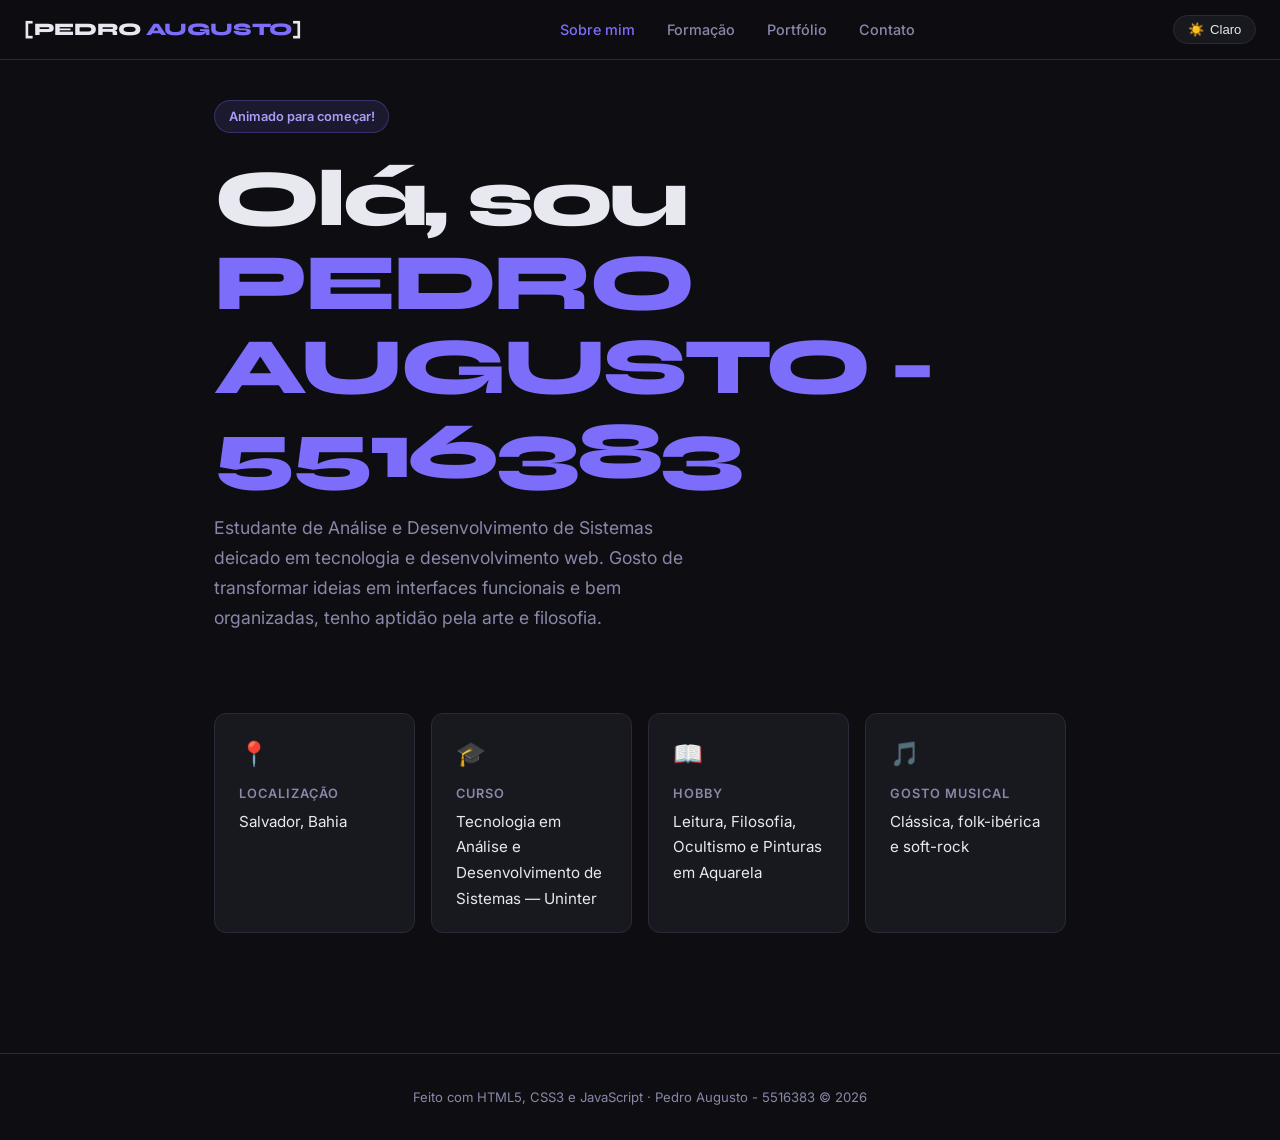
<file: index.html>
<!DOCTYPE html>
<html lang="pt-BR" data-theme="dark">
    <head>
  <meta charset="UTF-8" />
  <meta name="viewport" content="width=device-width, initial-scale=1.0" />
  <title>Pedro Augusto Fernandes Oliveira - 5516383 — Sobre mim</title>

  
  <link rel="preconnect" href="https://fonts.googleapis.com" />
  <link rel="preconnect" href="https://fonts.gstatic.com" crossorigin />
  <link href="https://fonts.googleapis.com/css2?family=Syne:wght@700;800&family=Inter:wght@400;500;600&display=swap" rel="stylesheet" />

  
  <link rel="stylesheet" href="style.css" />

  <style>
    .hero {
      min-height: 80vh;
      display: flex;
      flex-direction: column;
      justify-content: center;
      padding-top: 40px;
    }

    
    .hero-tag {
      display: inline-flex;
      align-items: center;
      gap: 0.4rem;
      background: color-mix(in srgb, var(--accent) 12%, transparent);
      color: var(--accent-light);
      border: 1px solid color-mix(in srgb, var(--accent) 30%, transparent);
      border-radius: 50px;
      padding: 0.3rem 0.85rem;
      font-size: 0.8rem;
      font-weight: 600;
      margin-bottom: 1.5rem;
      width: fit-content;
    }

    
    .hero-name {
      font-family: var(--font-display);
      font-size: clamp(2.5rem, 8vw, 5rem);
      font-weight: 800;
      letter-spacing: -0.04em;
      line-height: 1.05;
      margin-bottom: 1.25rem;
    }

    .hero-name .destaque {
      color: var(--accent);
      display: block;
    }

    .hero-sub {
      font-size: 1.1rem;
      color: var(--text-muted);
      max-width: 500px;
      margin-bottom: 2rem;
    }

    
    .sobre-grid {
      display: grid;
      grid-template-columns: repeat(auto-fit, minmax(200px, 1fr));
      gap: 1rem;
      margin-top: 3rem;
    }

    .info-card {
      background: var(--bg-card);
      border: 1px solid var(--border);
      border-radius: var(--radius);
      padding: 1.25rem 1.5rem;
      transition: border-color var(--transition);
    }

    .info-card:hover { border-color: var(--accent); }

    .info-card .emoji { font-size: 1.5rem; margin-bottom: 0.5rem; }
    .info-card h3 {
      font-size: 0.8rem;
      font-weight: 600;
      color: var(--text-muted);
      margin-bottom: 0.25rem;
      text-transform: uppercase;
      letter-spacing: 0.08em;
    }
    .info-card p { font-size: 0.95rem; }
  </style>
</head>
<body>

  
  <nav>
    <a href="index.html" class="nav-logo">[PEDRO <span>AUGUSTO</span>]</a>

    <ul class="nav-links" id="nav-links">
      <li><a href="index.html">Sobre mim</a></li>
      <li><a href="formacao.html">Formação</a></li>
      <li><a href="portfolio.html">Portfólio</a></li>
      <li><a href="contato.html">Contato</a></li>
    </ul>

    <div class="nav-actions">
      <button id="btn-tema" aria-label="Alternar tema">
        <span id="tema-icone">☀️</span>
        <span id="tema-texto">Claro</span>
      </button>
      <button id="btn-menu" aria-label="Abrir menu" aria-expanded="false">
        <span></span><span></span><span></span>
      </button>
    </div>
  </nav>


  <main>
    <div class="hero">

    
      <div class="hero-tag">Animado para começar!</div>

 
      <h1 class="hero-name">
        Olá, sou<br>
        <span class="destaque">PEDRO AUGUSTO - 5516383</span>
      </h1>

      
      <p class="hero-sub">
        Estudante de Análise e Desenvolvimento de Sistemas deicado em tecnologia e desenvolvimento web.
        Gosto de transformar ideias em interfaces funcionais e bem organizadas, tenho aptidão pela arte e filosofia.
      </p>

  
      <div class="sobre-grid">

        <div class="info-card">
          <div class="emoji">📍</div>
          <h3>Localização</h3>
          <p>Salvador, Bahia</p>
        </div>

        <div class="info-card">
          <div class="emoji">🎓</div>
          <h3>Curso</h3>
          <p>Tecnologia em Análise e Desenvolvimento de Sistemas — Uninter </p>
        </div>

        <div class="info-card">
          <div class="emoji">📖</div>
          <h3>Hobby</h3>
          <p>Leitura, Filosofia, Ocultismo e Pinturas em Aquarela</p>
        </div>

        <div class="info-card">
          <div class="emoji">🎵</div>
          <h3>Gosto musicaL</h3>
          <p>Clássica, folk-ibérica e soft-rock</p>
        </div>

      </div>
    </div>
  </main>

  <footer>
    <p>Feito com HTML5, CSS3 e JavaScript · Pedro Augusto - 5516383 © 2026</p>
  </footer>

  
  <script src="nav.js"></script>

</body>
</html>
</file>
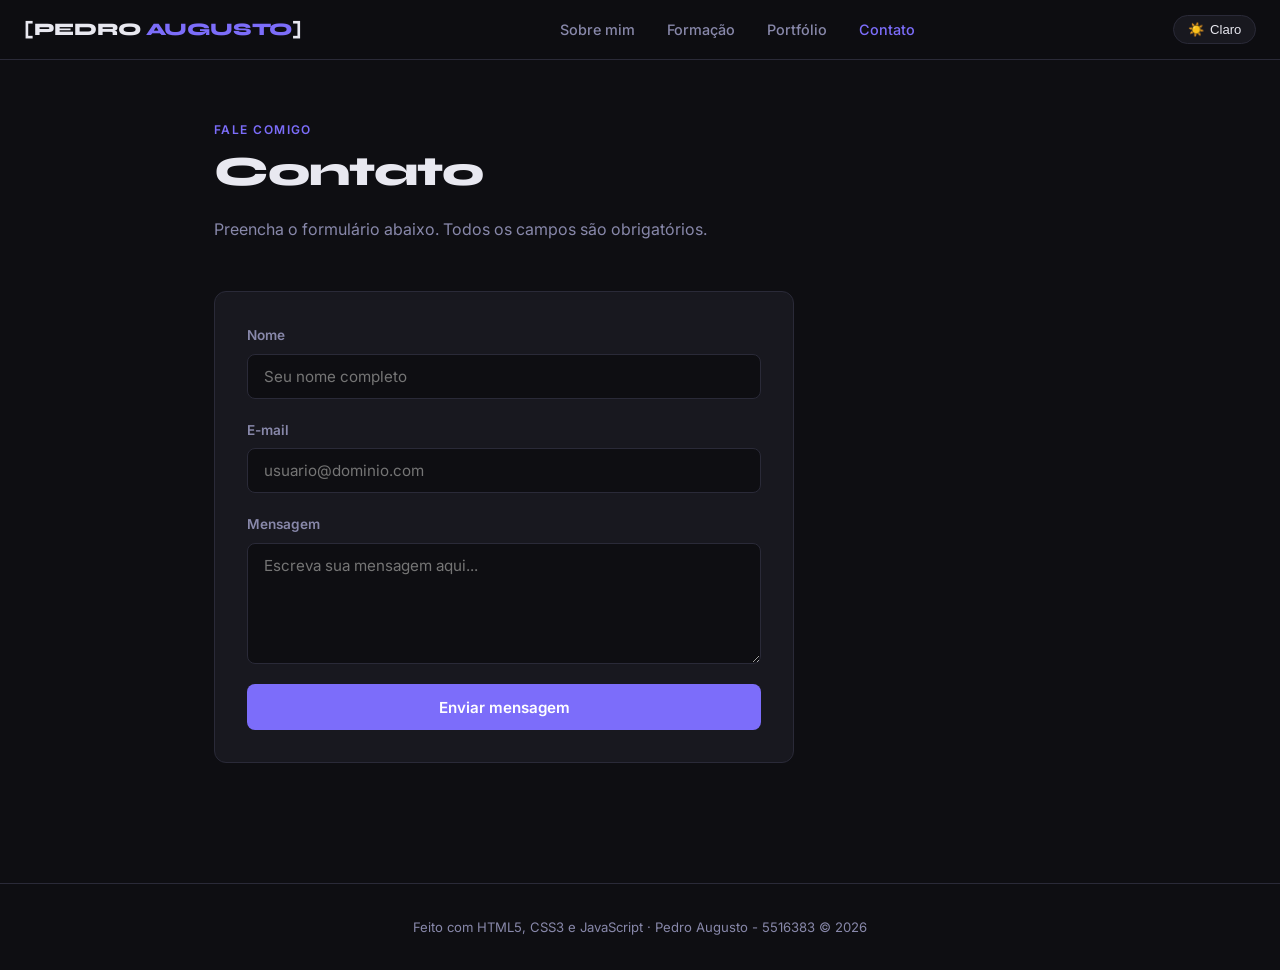
<file: contato.html>
<!DOCTYPE html>
<html lang="pt-BR" data-theme="dark">
<head>
  <meta charset="UTF-8" />
  <meta name="viewport" content="width=device-width, initial-scale=1.0" />
  <title>Pedro Augusto Fernnades Oliveira - 5516383 — Contato</title>

  <link rel="preconnect" href="https://fonts.googleapis.com" />
  <link rel="preconnect" href="https://fonts.gstatic.com" crossorigin />
  <link href="https://fonts.googleapis.com/css2?family=Syne:wght@700;800&family=Inter:wght@400;500;600&display=swap" rel="stylesheet" />

  
  <link rel="stylesheet" href="style.css" />

  <style>
    
    .page-header { padding-top: 60px; margin-bottom: 3rem; }

    
    .form-wrapper {
      background: var(--bg-card);
      border: 1px solid var(--border);
      border-radius: var(--radius);
      padding: 2rem;
      max-width: 580px;
    }

    
    .form-grupo {
      display: flex;
      flex-direction: column;
      gap: 0.4rem;
      margin-bottom: 1.25rem;
    }

    .form-grupo label {
      font-size: 0.85rem;
      font-weight: 600;
      color: var(--text-muted);
    }

    .form-grupo input,
    .form-grupo textarea {
      background: var(--bg);
      border: 1px solid var(--border);
      border-radius: 8px;
      padding: 0.75rem 1rem;
      color: var(--text);
      font-family: var(--font-body);
      font-size: 0.95rem;
      transition: border-color var(--transition);
      outline: none;
      resize: vertical;
    }

    .form-grupo input:focus,
    .form-grupo textarea:focus {
      border-color: var(--accent);
    }

    
    .form-grupo input.erro,
    .form-grupo textarea.erro {
      border-color: #f87171;
    }

    
    .msg-erro {
      font-size: 0.78rem;
      color: #f87171;
      display: none;
    }

    .msg-erro.visivel { display: block; }

    
    .btn-enviar {
      background: var(--accent);
      color: #fff;
      border: none;
      border-radius: 8px;
      padding: 0.85rem 2rem;
      font-size: 0.95rem;
      font-weight: 600;
      cursor: pointer;
      font-family: var(--font-body);
      transition: opacity 0.2s, transform 0.15s;
      width: 100%;
    }

    .btn-enviar:hover { opacity: 0.88; }
    .btn-enviar:active { transform: scale(0.98); }

    
    .modal-overlay {
      display: none;
      position: fixed;
      inset: 0;
      background: rgba(0,0,0,0.6);
      backdrop-filter: blur(4px);
      z-index: 200;
      align-items: center;
      justify-content: center;
    }

    .modal-overlay.visivel { display: flex; }

    .modal-box {
      background: var(--bg-card);
      border: 1px solid var(--border);
      border-radius: var(--radius);
      padding: 2.5rem 2rem;
      max-width: 360px;
      width: 90%;
      text-align: center;
      animation: popIn 0.25s ease;
    }

    @keyframes popIn {
      from { transform: scale(0.85); opacity: 0; }
      to   { transform: scale(1);    opacity: 1; }
    }

    .modal-icon { font-size: 2.5rem; margin-bottom: 0.75rem; }
    .modal-box h2 {
      font-family: var(--font-display);
      font-size: 1.3rem;
      margin-bottom: 0.5rem;
    }
    .modal-box p { color: var(--text-muted); font-size: 0.92rem; margin-bottom: 1.5rem; }

    .btn-modal-fechar {
      background: var(--accent);
      color: #fff;
      border: none;
      border-radius: 8px;
      padding: 0.65rem 1.75rem;
      font-family: var(--font-body);
      font-size: 0.9rem;
      font-weight: 600;
      cursor: pointer;
      transition: opacity 0.2s;
    }

    .btn-modal-fechar:hover { opacity: 0.85; }
  </style>
</head>
<body>

  
  <nav>
    <a href="index.html" class="nav-logo">[PEDRO <span>AUGUSTO</span>]</a>

    <ul class="nav-links" id="nav-links">
      <li><a href="index.html">Sobre mim</a></li>
      <li><a href="formacao.html">Formação</a></li>
      <li><a href="portfolio.html">Portfólio</a></li>
      <li><a href="contato.html">Contato</a></li>
    </ul>

    <div class="nav-actions">
      <button id="btn-tema" aria-label="Alternar tema">
        <span id="tema-icone">☀️</span>
        <span id="tema-texto">Claro</span>
      </button>
      <button id="btn-menu" aria-label="Abrir menu" aria-expanded="false">
        <span></span><span></span><span></span>
      </button>
    </div>
  </nav>

  
  <main>
    <div class="page-header">
      <p class="section-label">Fale comigo</p>
      <h1 class="section-title">Contato</h1>
      <p class="section-desc">Preencha o formulário abaixo. Todos os campos são obrigatórios.</p>
    </div>

    
    <div class="form-wrapper">
      <form id="form-contato" novalidate>

       
        <div class="form-grupo">
          <label for="nome">Nome</label>
          <input
            type="text"
            id="nome"
            name="nome"
            placeholder="Seu nome completo"
            autocomplete="name"
          />
         
          <span class="msg-erro" id="erro-nome">Por favor, informe seu nome.</span>
        </div>

        
        <div class="form-grupo">
          <label for="email">E-mail</label>
          <input
            type="email"
            id="email"
            name="email"
            placeholder="usuario@dominio.com"
            autocomplete="email"
          />
          <span class="msg-erro" id="erro-email">Informe um e-mail válido (ex: usuario@dominio.com).</span>
        </div>

       
        <div class="form-grupo">
          <label for="mensagem">Mensagem</label>
          <textarea
            id="mensagem"
            name="mensagem"
            rows="5"
            placeholder="Escreva sua mensagem aqui..."
          ></textarea>
          <span class="msg-erro" id="erro-mensagem">Por favor, escreva uma mensagem.</span>
        </div>

        <button type="submit" class="btn-enviar">Enviar mensagem</button>

      </form>
    </div>
  </main>

  <footer>
 <p>Feito com HTML5, CSS3 e JavaScript · Pedro Augusto - 5516383 © 2026</p>
  </footer>

  
  <div class="modal-overlay" id="modal" role="dialog" aria-modal="true" aria-labelledby="modal-titulo">
    <div class="modal-box">
      <div class="modal-icon">✅</div>
      <h2 id="modal-titulo">Mensagem enviada!</h2>
      <p>Obrigado pelo contato. Responderei em breve.</p>
      <button class="btn-modal-fechar" id="btn-modal-fechar">Fechar</button>
    </div>
  </div>

  
  <script src="nav.js"></script>

  <script>
    

    const formContato    = document.getElementById('form-contato');
    const campoNome      = document.getElementById('nome');
    const campoEmail     = document.getElementById('email');
    const campoMensagem  = document.getElementById('mensagem');
    const modal          = document.getElementById('modal');
    const btnModalFechar = document.getElementById('btn-modal-fechar');

 
    const regexEmail = /^[^\s@]+@[^\s@]+\.[^\s@]+$/;

   
    function marcarErro(campo, erroId, temErro) {
      const msgErro = document.getElementById(erroId);
      if (temErro) {
        campo.classList.add('erro');
        msgErro.classList.add('visivel');
      } else {
        campo.classList.remove('erro');
        msgErro.classList.remove('visivel');
      }
      return temErro;
    }

   
    campoNome.addEventListener('blur', function () {
      marcarErro(campoNome, 'erro-nome', campoNome.value.trim() === '');
    });

    campoEmail.addEventListener('blur', function () {
      const val = campoEmail.value.trim();
      marcarErro(campoEmail, 'erro-email', val === '' || !regexEmail.test(val));
    });

    campoMensagem.addEventListener('blur', function () {
      marcarErro(campoMensagem, 'erro-mensagem', campoMensagem.value.trim() === '');
    });

    
    formContato.addEventListener('submit', function (evento) {
      evento.preventDefault(); 

      const erroNome = marcarErro(
        campoNome, 'erro-nome', campoNome.value.trim() === ''
      );
      const erroEmail = marcarErro(
        campoEmail, 'erro-email',
        campoEmail.value.trim() === '' || !regexEmail.test(campoEmail.value.trim())
      );
      const erroMensagem = marcarErro(
        campoMensagem, 'erro-mensagem', campoMensagem.value.trim() === ''
      );

      
      if (erroNome || erroEmail || erroMensagem) return;

     
      formContato.reset();
      modal.classList.add('visivel');
    });

   
    btnModalFechar.addEventListener('click', function () {
      modal.classList.remove('visivel');
    });

  
    modal.addEventListener('click', function (e) {
      if (e.target === modal) modal.classList.remove('visivel');
    });

    
    document.addEventListener('keydown', function (e) {
      if (e.key === 'Escape') modal.classList.remove('visivel');
    });
  </script>

</body>
</html>
</file>
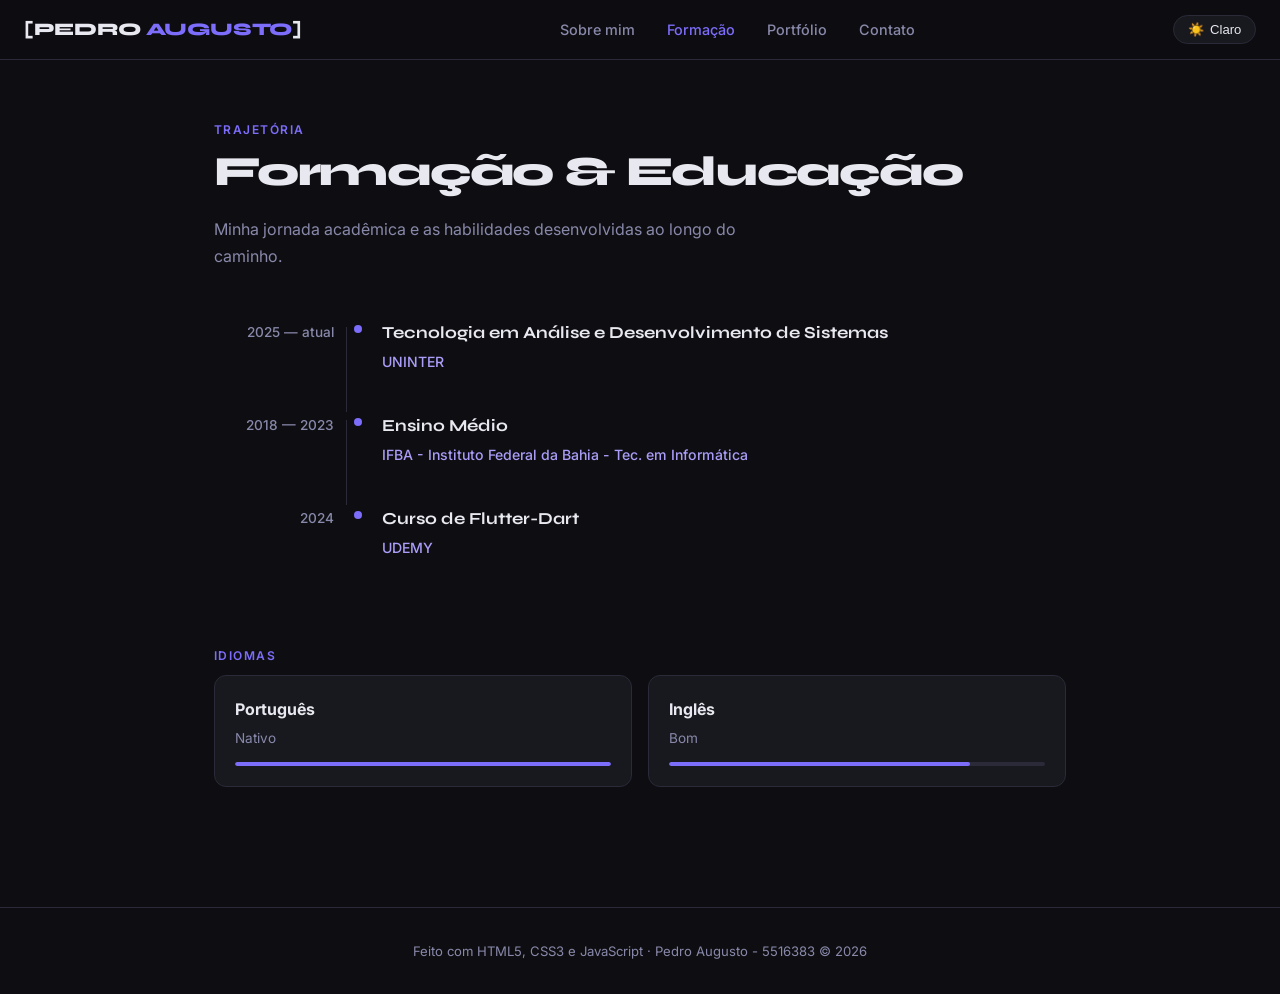
<file: formacao.html>
<!DOCTYPE html>
<html lang="pt-BR" data-theme="dark">
<head>
  <meta charset="UTF-8" />
  <meta name="viewport" content="width=device-width, initial-scale=1.0" />
  <title>Pedro Augusto Fernandes Oliveira - 5516383 — Formação</title>

  <link rel="preconnect" href="https://fonts.googleapis.com" />
  <link rel="preconnect" href="https://fonts.gstatic.com" crossorigin />
  <link href="https://fonts.googleapis.com/css2?family=Syne:wght@700;800&family=Inter:wght@400;500;600&display=swap" rel="stylesheet" />


  <link rel="stylesheet" href="style.css" />

  <style>
    
    .page-header { padding-top: 60px; margin-bottom: 3rem; }

   
    .timeline {
      display: flex;
      flex-direction: column;
      gap: 0;
      margin-bottom: 3rem;
    }

    .timeline-item {
      display: grid;
      grid-template-columns: 120px 1fr;
      gap: 0 1.5rem;
      padding-bottom: 2rem;
      position: relative;
    }

  
    .timeline-item:not(:last-child)::after {
      content: '';
      position: absolute;
      left: 120px;
      top: 8px;
      bottom: 0;
      width: 1px;
      background: var(--border);
      margin-left: 0.75rem;
    }

    .timeline-ano {
      color: var(--text-muted);
      font-size: 0.85rem;
      font-weight: 500;
      padding-top: 2px;
      text-align: right;
    }

    .timeline-corpo {
      padding-left: 1.5rem;
      position: relative;
    }

    
    .timeline-corpo::before {
      content: '';
      position: absolute;
      left: -4px; top: 6px;
      width: 8px; height: 8px;
      border-radius: 50%;
      background: var(--accent);
    }

    .timeline-corpo h3 {
      font-family: var(--font-display);
      font-size: 1.05rem;
      font-weight: 700;
      margin-bottom: 0.15rem;
    }

    .timeline-corpo .inst {
      color: var(--accent-light);
      font-size: 0.88rem;
      font-weight: 500;
      margin-bottom: 0.4rem;
    }

    .timeline-corpo p { color: var(--text-muted); font-size: 0.92rem; }


    .idiomas-grid {
      display: grid;
      grid-template-columns: repeat(auto-fit, minmax(180px, 1fr));
      gap: 1rem;
    }

    .idioma-card {
      background: var(--bg-card);
      border: 1px solid var(--border);
      border-radius: var(--radius);
      padding: 1.25rem;
    }

    .idioma-card .lang { font-weight: 700; margin-bottom: 0.25rem; }
    .idioma-card .nivel { color: var(--text-muted); font-size: 0.85rem; margin-bottom: 0.75rem; }

   
    .barra-outer {
      height: 4px;
      background: var(--border);
      border-radius: 4px;
      overflow: hidden;
    }

    .barra-inner {
      height: 100%;
      background: var(--accent);
      border-radius: 4px;
      width: 0; 
      transition: width 1s ease;
    }

    /* Responsivo: esconde a coluna do ano em telas pequenas */
    @media (max-width: 640px) {
      .timeline-item {
        grid-template-columns: 1fr;
        gap: 0.25rem;
      }
      .timeline-item:not(:last-child)::after { display: none; }
      .timeline-corpo { padding-left: 0; }
      .timeline-corpo::before { display: none; }
      .timeline-ano { text-align: left; color: var(--accent); font-size: 0.8rem; }
    }
  </style>
</head>
<body>


  <nav>
    <a href="index.html" class="nav-logo">[PEDRO <span>AUGUSTO</span>]</a>

    <ul class="nav-links" id="nav-links">
      <li><a href="index.html">Sobre mim</a></li>
      <li><a href="formacao.html">Formação</a></li>
      <li><a href="portfolio.html">Portfólio</a></li>
      <li><a href="contato.html">Contato</a></li>
    </ul>

    <div class="nav-actions">
      <button id="btn-tema" aria-label="Alternar tema">
        <span id="tema-icone">☀️</span>
        <span id="tema-texto">Claro</span>
      </button>
      <button id="btn-menu" aria-label="Abrir menu" aria-expanded="false">
        <span></span><span></span><span></span>
      </button>
    </div>
  </nav>

  
  <main>
    <div class="page-header">
      <p class="section-label">Trajetória</p>
      <h1 class="section-title">Formação &amp; Educação</h1>
      <p class="section-desc">Minha jornada acadêmica e as habilidades desenvolvidas ao longo do caminho.</p>
    </div>

    <!-- Timeline de formação — substitua pelos seus dados reais -->
    <div class="timeline">

      <div class="timeline-item">
        <span class="timeline-ano">2025 — atual</span>
        <div class="timeline-corpo">
          <h3>Tecnologia em Análise e Desenvolvimento de Sistemas</h3>
          <p class="inst">UNINTER</p>
        </div>
      </div>

      <div class="timeline-item">
        <span class="timeline-ano">2018 — 2023</span>
        <div class="timeline-corpo">
          <h3>Ensino Médio</h3>
          <p class="inst">IFBA - Instituto Federal da Bahia - Tec. em Informática</p>
        </div>
      </div>

      <div class="timeline-item">
        <span class="timeline-ano">2024</span>
        <div class="timeline-corpo">
          <h3>Curso de Flutter-Dart</h3>
          <p class="inst">UDEMY</p>
        </div>
      </div>

    </div>


    <p class="section-label">Idiomas</p>
    <div class="idiomas-grid" id="idiomas-grid">

      <div class="idioma-card">
        <p class="lang">Português</p>
        <p class="nivel">Nativo</p>
        <div class="barra-outer">
          <div class="barra-inner" data-pct="100"></div>
        </div>
      </div>

      <div class="idioma-card">
        <p class="lang">Inglês</p>
        <p class="nivel">Bom</p>
        <div class="barra-outer">
          <div class="barra-inner" data-pct="80"></div>
        </div>
      </div>


    </div>
  </main>

  <footer>
    <p>Feito com HTML5, CSS3 e JavaScript · Pedro Augusto - 5516383 © 2026</p>
  </footer>

 
  <script src="nav.js"></script>

  <script>
    
    const barras = document.querySelectorAll('.barra-inner');

    const observador = new IntersectionObserver(function (entradas) {
      entradas.forEach(function (entrada) {
        if (entrada.isIntersecting) {
          barras.forEach(function (barra) {
            barra.style.width = barra.getAttribute('data-pct') + '%';
          });
          observador.disconnect(); 
        }
      });
    }, { threshold: 0.3 });

    const grade = document.getElementById('idiomas-grid');
    if (grade) observador.observe(grade);
  </script>

</body>
</html>
</file>
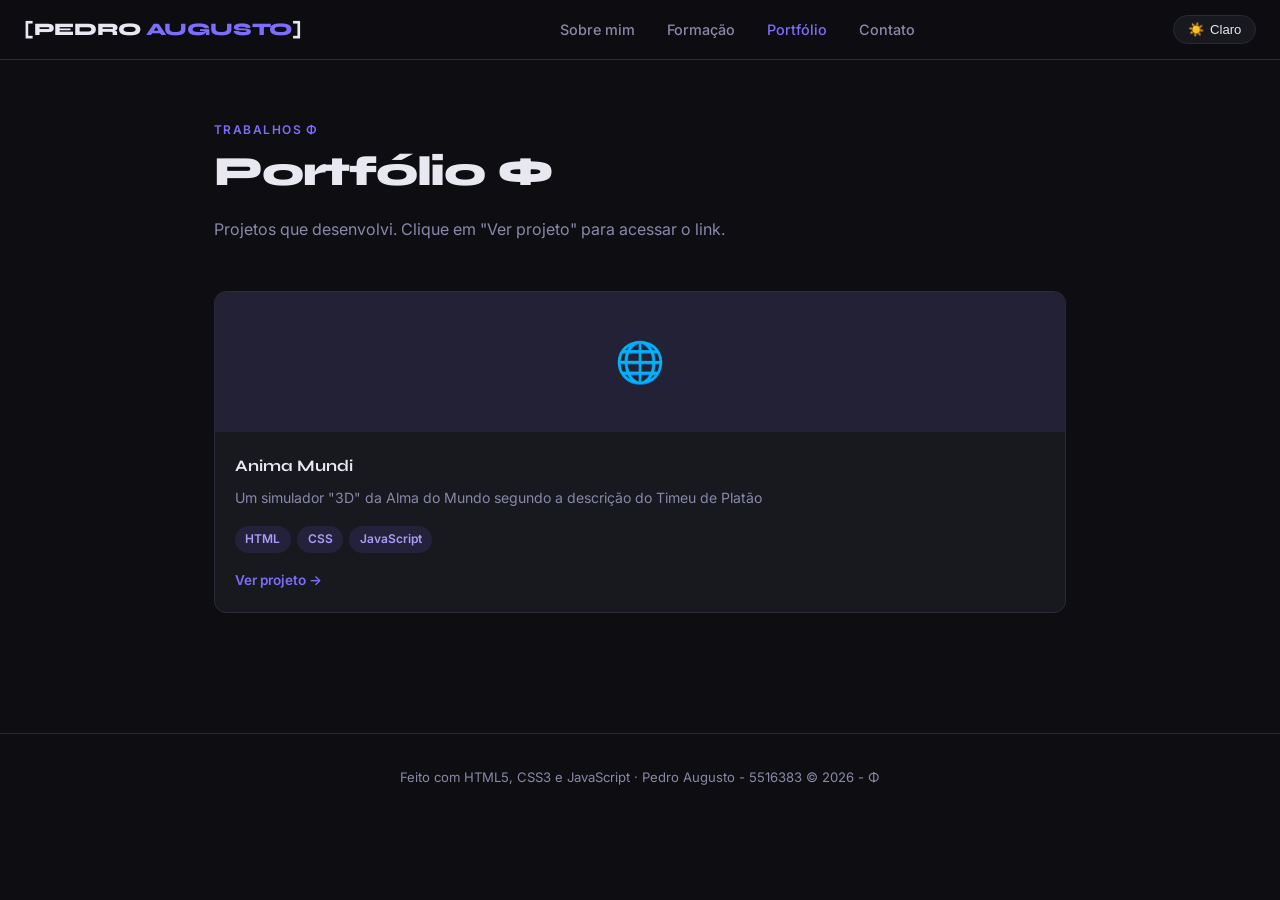
<file: portfolio.html>
<!DOCTYPE html>
<html lang="pt-BR" data-theme="dark">
<head>
  <meta charset="UTF-8" />
  <meta name="viewport" content="width=device-width, initial-scale=1.0" />
  <title>Pedro Augusto Fernandes Oliveira - 5516383 — Portfólio</title>

  <link rel="preconnect" href="https://fonts.googleapis.com" />
  <link rel="preconnect" href="https://fonts.gstatic.com" crossorigin />
  <link href="https://fonts.googleapis.com/css2?family=Syne:wght@700;800&family=Inter:wght@400;500;600&display=swap" rel="stylesheet" />

 
  <link rel="stylesheet" href="style.css" />

  <style>
   
    .page-header { padding-top: 60px; margin-bottom: 3rem; }

    
    .portfolio-grid {
      display: grid;
      grid-template-columns: repeat(auto-fit, minmax(260px, 1fr));
      gap: 1.25rem;
    }

    
    .projeto-card {
      background: var(--bg-card);
      border: 1px solid var(--border);
      border-radius: var(--radius);
      overflow: hidden;
      display: flex;
      flex-direction: column;
      transition: transform 0.2s, border-color 0.2s;
    }

    .projeto-card:hover {
      transform: translateY(-4px);
      border-color: var(--accent);
    }

    
    .projeto-thumb {
      height: 140px;
      display: flex;
      align-items: center;
      justify-content: center;
      font-size: 2.5rem;
      background: color-mix(in srgb, var(--accent) 10%, var(--bg-card));
    }

    .projeto-info {
      padding: 1.25rem;
      flex: 1;
      display: flex;
      flex-direction: column;
    }

    .projeto-info h2 {
      font-family: var(--font-display);
      font-size: 1rem;
      font-weight: 700;
      margin-bottom: 0.4rem;
    }

    .projeto-info p {
      color: var(--text-muted);
      font-size: 0.88rem;
      flex: 1;
      margin-bottom: 1rem;
    }

    
    .tags {
      display: flex;
      flex-wrap: wrap;
      gap: 0.4rem;
      margin-bottom: 1rem;
    }

    .tag {
      background: color-mix(in srgb, var(--accent) 12%, transparent);
      color: var(--accent-light);
      border-radius: 50px;
      padding: 0.2rem 0.65rem;
      font-size: 0.75rem;
      font-weight: 600;
    }

    
    .projeto-link {
      display: inline-flex;
      align-items: center;
      gap: 0.3rem;
      color: var(--accent);
      font-size: 0.85rem;
      font-weight: 600;
    }

    .projeto-link:hover { text-decoration: underline; }
  </style>
</head>
<body>

 
  <nav>
    <a href="index.html" class="nav-logo">[PEDRO <span>AUGUSTO</span>]</a>

    <ul class="nav-links" id="nav-links">
      <li><a href="index.html">Sobre mim</a></li>
      <li><a href="formacao.html">Formação</a></li>
      <li><a href="portfolio.html">Portfólio</a></li>
      <li><a href="contato.html">Contato</a></li>
    </ul>

    <div class="nav-actions">
      <button id="btn-tema" aria-label="Alternar tema">
        <span id="tema-icone">☀️</span>
        <span id="tema-texto">Claro</span>
      </button>
      <button id="btn-menu" aria-label="Abrir menu" aria-expanded="false">
        <span></span><span></span><span></span>
      </button>
    </div>
  </nav>

  
  <main>
    <div class="page-header">
      <p class="section-label">Trabalhos Φ </p>
      <h1 class="section-title">Portfólio Φ</h1>
      <p class="section-desc">Projetos que desenvolvi. Clique em "Ver projeto" para acessar o link.</p>
    </div>

    
    <div class="portfolio-grid">

   
      <article class="projeto-card">
        <div class="projeto-thumb">🌐</div>
        <div class="projeto-info">
          <h2>Anima Mundi</h2>
          <p>Um simulador "3D" da Alma do Mundo segundo a descrição do Timeu de Platão</p>
          <div class="tags">
            <span class="tag">HTML</span>
            <span class="tag">CSS</span>
            <span class="tag">JavaScript</span>
          </div>
          
         <a href="https://pedroyaugusto21-byte.github.io/Timaeus.Cosmology/" class="projeto-link" target="_blank" rel="noopener">Ver projeto →</a>
        </div>
      </article>

      

    </div>
  </main>

  <footer>
<p>Feito com HTML5, CSS3 e JavaScript · Pedro Augusto - 5516383 © 2026 - Φ</p>
  </footer>

 
  <script src="nav.js"></script>

</body>
</html>
</file>
<file: style.css>
:root {
  --accent:       #7c6dfa;
  --accent-light: #a99df7;
  --radius:       12px;
  --transition:   0.25s ease;
  --font-display: 'Syne', sans-serif;
  --font-body:    'Inter', sans-serif;
}


[data-theme="dark"] {
  --bg:      #0e0e12;
  --bg-card: #18181f;
  --bg-nav:  rgba(14,14,18,0.92);
  --text:    #e8e8f0;
  --text-muted: #8888aa;
  --border:  #2a2a38;
}


[data-theme="light"] {
  --bg:      #f4f4fb;
  --bg-card: #ffffff;
  --bg-nav:  rgba(244,244,251,0.92);
  --text:    #111118;
  --text-muted: #666680;
  --border:  #ddddf0;
}


*, *::before, *::after { box-sizing: border-box; margin: 0; padding: 0; }

html { scroll-behavior: smooth; }

body {
  font-family: var(--font-body);
  background: var(--bg);
  color: var(--text);
  line-height: 1.7;
  transition: background var(--transition), color var(--transition);
}

a { color: var(--accent); text-decoration: none; }
a:hover { text-decoration: underline; }


nav {
  position: fixed;
  top: 0; left: 0; right: 0;
  z-index: 100;
  background: var(--bg-nav);
  backdrop-filter: blur(12px);
  border-bottom: 1px solid var(--border);
  padding: 0 1.5rem;
  display: flex;
  align-items: center;
  justify-content: space-between;
  height: 60px;
  transition: background var(--transition);
}

.nav-logo {
  font-family: var(--font-display);
  font-size: 1.1rem;
  font-weight: 800;
  color: var(--text);
  letter-spacing: -0.02em;
  text-decoration: none;
}
.nav-logo span { color: var(--accent); }

.nav-links {
  display: flex;
  gap: 2rem;
  list-style: none;
}

.nav-links a {
  color: var(--text-muted);
  font-size: 0.9rem;
  font-weight: 500;
  transition: color var(--transition);
}


.nav-links a:hover,
.nav-links a.ativo {
  color: var(--accent);
  text-decoration: none;
}

.nav-actions {
  display: flex;
  align-items: center;
  gap: 0.75rem;
}


#btn-tema {
  background: var(--bg-card);
  border: 1px solid var(--border);
  color: var(--text);
  border-radius: 50px;
  padding: 0.35rem 0.85rem;
  font-size: 0.82rem;
  cursor: pointer;
  display: flex;
  align-items: center;
  gap: 0.4rem;
  transition: background var(--transition), border var(--transition);
}
#btn-tema:hover { border-color: var(--accent); color: var(--accent); }


#btn-menu {
  display: none;
  flex-direction: column;
  gap: 5px;
  background: none;
  border: none;
  cursor: pointer;
  padding: 4px;
}
#btn-menu span {
  display: block;
  width: 22px; height: 2px;
  background: var(--text);
  border-radius: 2px;
  transition: transform 0.3s, opacity 0.3s;
}
#btn-menu.aberto span:nth-child(1) { transform: translateY(7px) rotate(45deg); }
#btn-menu.aberto span:nth-child(2) { opacity: 0; }
#btn-menu.aberto span:nth-child(3) { transform: translateY(-7px) rotate(-45deg); }


main {
  padding-top: 60px; 
  max-width: 900px;
  margin: 0 auto;
  padding-left: 1.5rem;
  padding-right: 1.5rem;
  padding-bottom: 80px;
}


.section-label {
  font-size: 0.75rem;
  font-weight: 600;
  letter-spacing: 0.12em;
  text-transform: uppercase;
  color: var(--accent);
  margin-bottom: 0.5rem;
}

.section-title {
  font-family: var(--font-display);
  font-size: clamp(1.8rem, 4vw, 2.6rem);
  font-weight: 800;
  letter-spacing: -0.03em;
  line-height: 1.15;
  margin-bottom: 1.25rem;
  color: var(--text);
}

.section-desc {
  color: var(--text-muted);
  max-width: 560px;
  font-size: 1rem;
  margin-bottom: 2.5rem;
}


.card {
  background: var(--bg-card);
  border: 1px solid var(--border);
  border-radius: var(--radius);
  padding: 1.25rem 1.5rem;
  transition: border-color var(--transition);
}
.card:hover { border-color: var(--accent); }


footer {
  text-align: center;
  padding: 2rem;
  border-top: 1px solid var(--border);
  color: var(--text-muted);
  font-size: 0.82rem;
  margin-top: 40px;
}


@media (max-width: 640px) {
  .nav-links {
    display: none;
    flex-direction: column;
    position: fixed;
    top: 60px; left: 0; right: 0;
    background: var(--bg-nav);
    backdrop-filter: blur(12px);
    padding: 1.5rem;
    gap: 1.25rem;
    border-bottom: 1px solid var(--border);
  }
  .nav-links.aberto { display: flex; }
  #btn-menu { display: flex; }
}


@media (prefers-reduced-motion: reduce) {
  *, *::before, *::after { transition: none !important; animation: none !important; }
}
</file>
